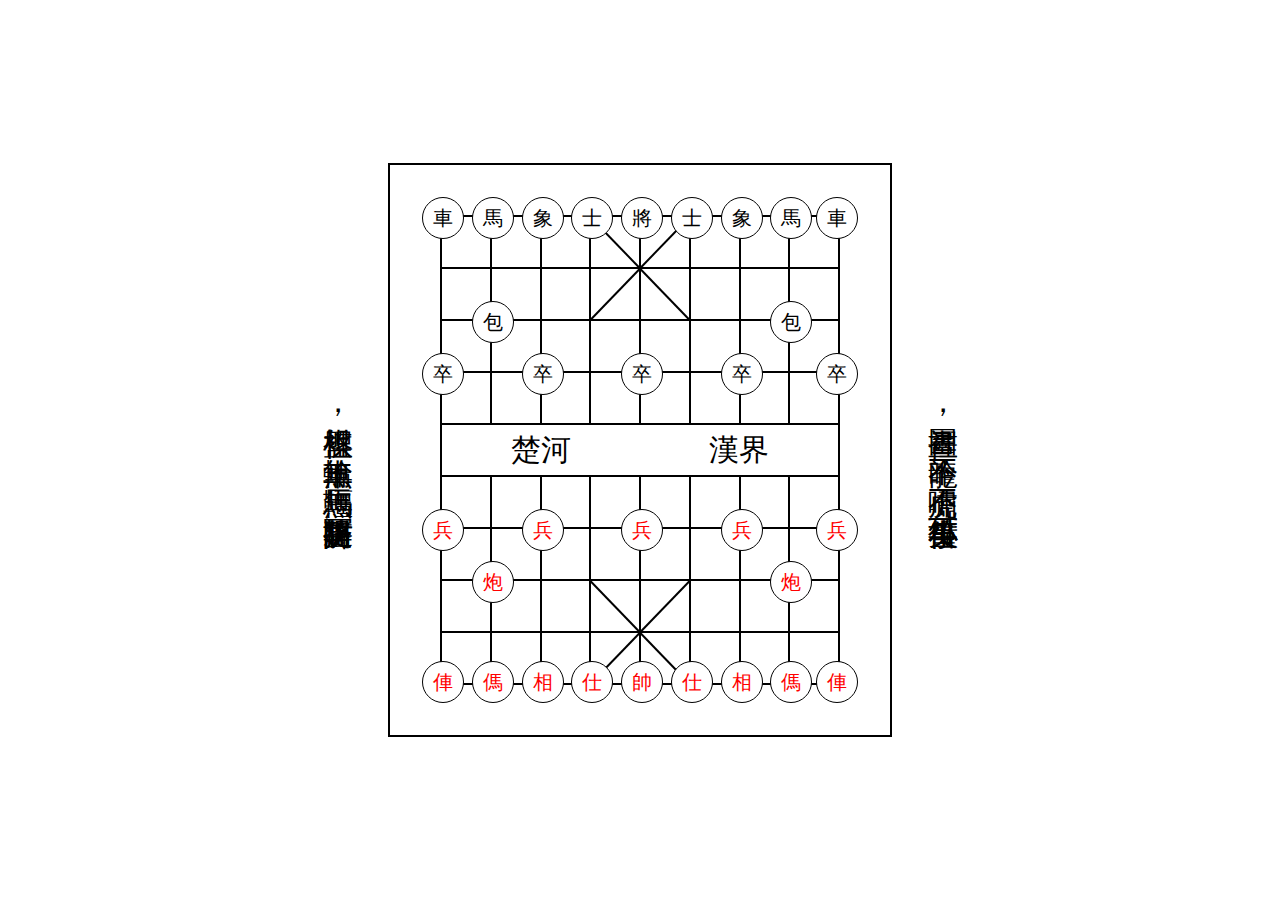
<file: css-chinese_chess_flexbox/index.html>
<!DOCTYPE html>
<html lang="en">
  <head>
    <meta charset="UTF-8" />
    <meta http-equiv="X-UA-Compatible" content="IE=edge" />
    <meta name="viewport" content="width=device-width, initial-scale=1.0" />
    <title>css-chinese_chess</title>
    <link rel="stylesheet" href="./src/style.css" />
  </head>
  <body>
    <div class="container">
      <p class="text">棋盤裡，車無輪，馬無韁，叫聲將軍提防提防</p>
      <div class="big-box">
        <div class="box-row">
          <div class="box relative">
            <p class="round round-top round-left">車</p>
          </div>
          <div class="box relative">
            <p class="round round-top round-left">馬</p>
          </div>
          <div class="box relative">
            <p class="round round-top round-left">象</p>
          </div>
          <div class="box relative line-right">
            <p class="round round-top round-left">士</p>
          </div>
          <div class="box line-left relative">
            <p class="round round-top round-left">將</p>
          </div>
          <div class="box relative">
            <p class="round round-top round-left">士</p>
          </div>
          <div class="box relative">
            <p class="round round-top round-left">象</p>
          </div>
          <div class="box relative">
            <p class="round round-top round-left">馬</p>
            <p class="round round-top round-right">車</p>
          </div>
        </div>
        <div class="box-row">
          <div class="box"></div>
          <div class="box"></div>
          <div class="box"></div>
          <div class="box line-left"></div>
          <div class="box line-right"></div>
          <div class="box"></div>
          <div class="box"></div>
          <div class="box"></div>
        </div>
        <div class="box-row">
          <div class="box"></div>
          <div class="box relative">
            <p class="round round-top round-left">包</p>
          </div>
          <div class="box"></div>
          <div class="box"></div>
          <div class="box"></div>
          <div class="box"></div>
          <div class="box"></div>
          <div class="box relative">
            <p class="round round-top round-left">包</p>
          </div>
        </div>
        <div class="box-row">
          <div class="box relative">
            <p class="round round-top round-left">卒</p>
          </div>
          <div class="box"></div>
          <div class="box relative">
            <p class="round round-top round-left">卒</p>
          </div>
          <div class="box"></div>
          <div class="box relative">
            <p class="round round-top round-left">卒</p>
          </div>
          <div class="box"></div>
          <div class="box relative">
            <p class="round round-top round-left">卒</p>
          </div>
          <div class="box relative">
            <p class="round round-top round-right">卒</p>
          </div>
        </div>
        <div class="row">
          <p>楚河</p>
          <p>漢界</p>
        </div>
        <div class="box-row">
          <div class="box"></div>
          <div class="box"></div>
          <div class="box"></div>
          <div class="box"></div>
          <div class="box"></div>
          <div class="box"></div>
          <div class="box"></div>
          <div class="box"></div>
        </div>
        <div class="box-row">
          <div class="box relative">
            <p class="round round-top round-left c-red">兵</p>
          </div>
          <div class="box"></div>
          <div class="box relative">
            <p class="round round-top round-left c-red">兵</p>
          </div>
          <div class="box"></div>
          <div class="box relative">
            <p class="round round-top round-left c-red">兵</p>
          </div>
          <div class="box"></div>
          <div class="box relative">
            <p class="round round-top round-left c-red">兵</p>
          </div>
          <div class="box relative">
            <p class="round round-top round-right c-red">兵</p>
          </div>
        </div>
        <div class="box-row">
          <div class="box"></div>
          <div class="box relative">
            <p class="round round-top round-left c-red">炮</p>
          </div>
          <div class="box"></div>
          <div class="box line-right"></div>
          <div class="box line-left"></div>
          <div class="box"></div>
          <div class="box"></div>
          <div class="box relative">
            <p class="round round-top round-left c-red">炮</p>
          </div>
        </div>
        <div class="box-row">
          <div class="box relative">
            <p class="round round-bottom round-left c-red">俥</p>
          </div>
          <div class="box relative">
            <p class="round round-bottom round-left c-red">傌</p>
          </div>
          <div class="box relative">
            <p class="round round-bottom round-left c-red">相</p>
          </div>
          <div class="box line-left relative">
            <p class="round round-bottom round-left c-red">仕</p>
          </div>
          <div class="box line-right relative">
            <p class="round round-bottom round-left c-red">帥</p>
          </div>
          <div class="box relative">
            <p class="round round-bottom round-left c-red">仕</p>
          </div>
          <div class="box relative">
            <p class="round round-bottom round-left c-red">相</p>
          </div>
          <div class="box relative">
            <p class="round round-bottom round-left c-red">傌</p>
            <p class="round round-bottom round-right c-red">俥</p>
          </div>
        </div>
      </div>
      <p class="text">圖畫裡，龍不吟，虎不嘯，小小書僮可笑可笑</p>
    </div>
  </body>
</html>
</file>
<file: css-chinese_chess_flexbox/src/style.css>
* {
  margin: 0;
  padding: 0;
}
body {
  font-family: '標楷體', serif;
}
.relative {
  position: relative;
}
.container {
  max-width: 1200px;
  min-height: 100vh;
  margin: auto;
  display: flex;
  align-items: center;
  justify-content: center;
}
.text {
  writing-mode: vertical-lr;
  font-size: 30px;
  padding-left: 30px;
  padding-right: 30px;
}
.big-box {
  width: 400px;
  border: 2px solid black;
  padding: 50px;
}
.box-row {
  display: flex;
}
.box {
  width: 50px;
  height: 50px;
  border: 1px solid black;
}
.box:nth-child(1) {
  border-left-width: 2px;
}
.box:nth-last-child(1) {
  border-right-width: 2px;
}
.box-row:nth-child(1) .box {
  border-top-width: 2px;
}
.box-row:nth-last-child(1) .box {
  border-bottom-width: 2px;
}

.row {
  width: 396px;
  height: 50px;
  border: 1px solid black;
  border-right-width: 2px;
  border-left-width: 2px;
  display: flex;
  justify-content: space-around;
  font-size: 30px;
  line-height: 50px;
}
.line-right,
.line-left {
  position: relative;
}

.line-right::before {
  content: '';
  position: absolute;
  top: -11px;
  left: 23px;
  width: 0;
  height: 71px;
  border: 1px solid black;
  transform: rotate(136deg);
}
.line-left::before {
  content: '';
  position: absolute;
  top: -11px;
  left: 23px;
  width: 0;
  height: 71px;
  border: 1px solid black;
  transform: rotate(224deg);
}
.round {
  position: absolute;
  width: 40px;
  height: 40px;
  border-radius: 50%;
  border: 1px solid black;
  display: flex;
  align-items: center;
  justify-content: center;
  background-color: white;
  font-size: 20px;
}

.round-top {
  top: -20px;
}
.round-left {
  left: -20px;
}
.round-right {
  right: -20px;
}
.round-bottom {
  bottom: -20px;
}
.c-red {
  color: red;
}
</file>
